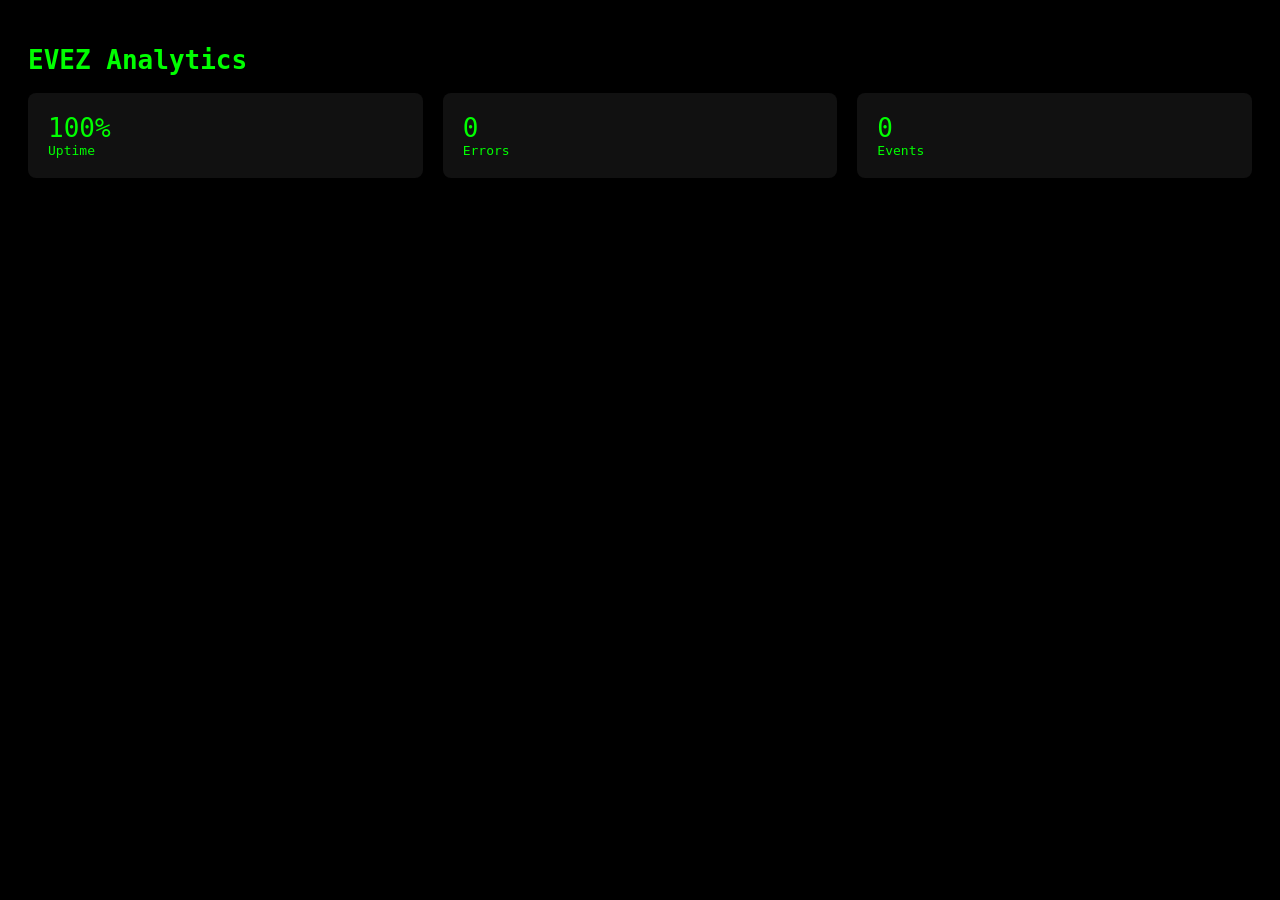
<file: analytics.html>
<!DOCTYPE html>
<html>
<head>
<title>EVEZ Analytics</title>
<style>
body{background:#000;color:#0f0;font-family:monospace;padding:20px;}
.grid{display:grid;grid-template-columns:repeat(3,1fr);gap:20px;}
.card{background:#111;padding:20px;border-radius:8px;}
.num{font-size:2em;color:#0f0;}
</style>
</head>
<body>
<h1 style="color:#0f0;">EVEZ Analytics</h1>
<div class="grid">
<div class="card"><div class="num">100%</div>Uptime</div>
<div class="card"><div class="num">0</div>Errors</div>
<div class="card"><div class="num">0</div>Events</div>
</div>
</body>
</html>
</file>
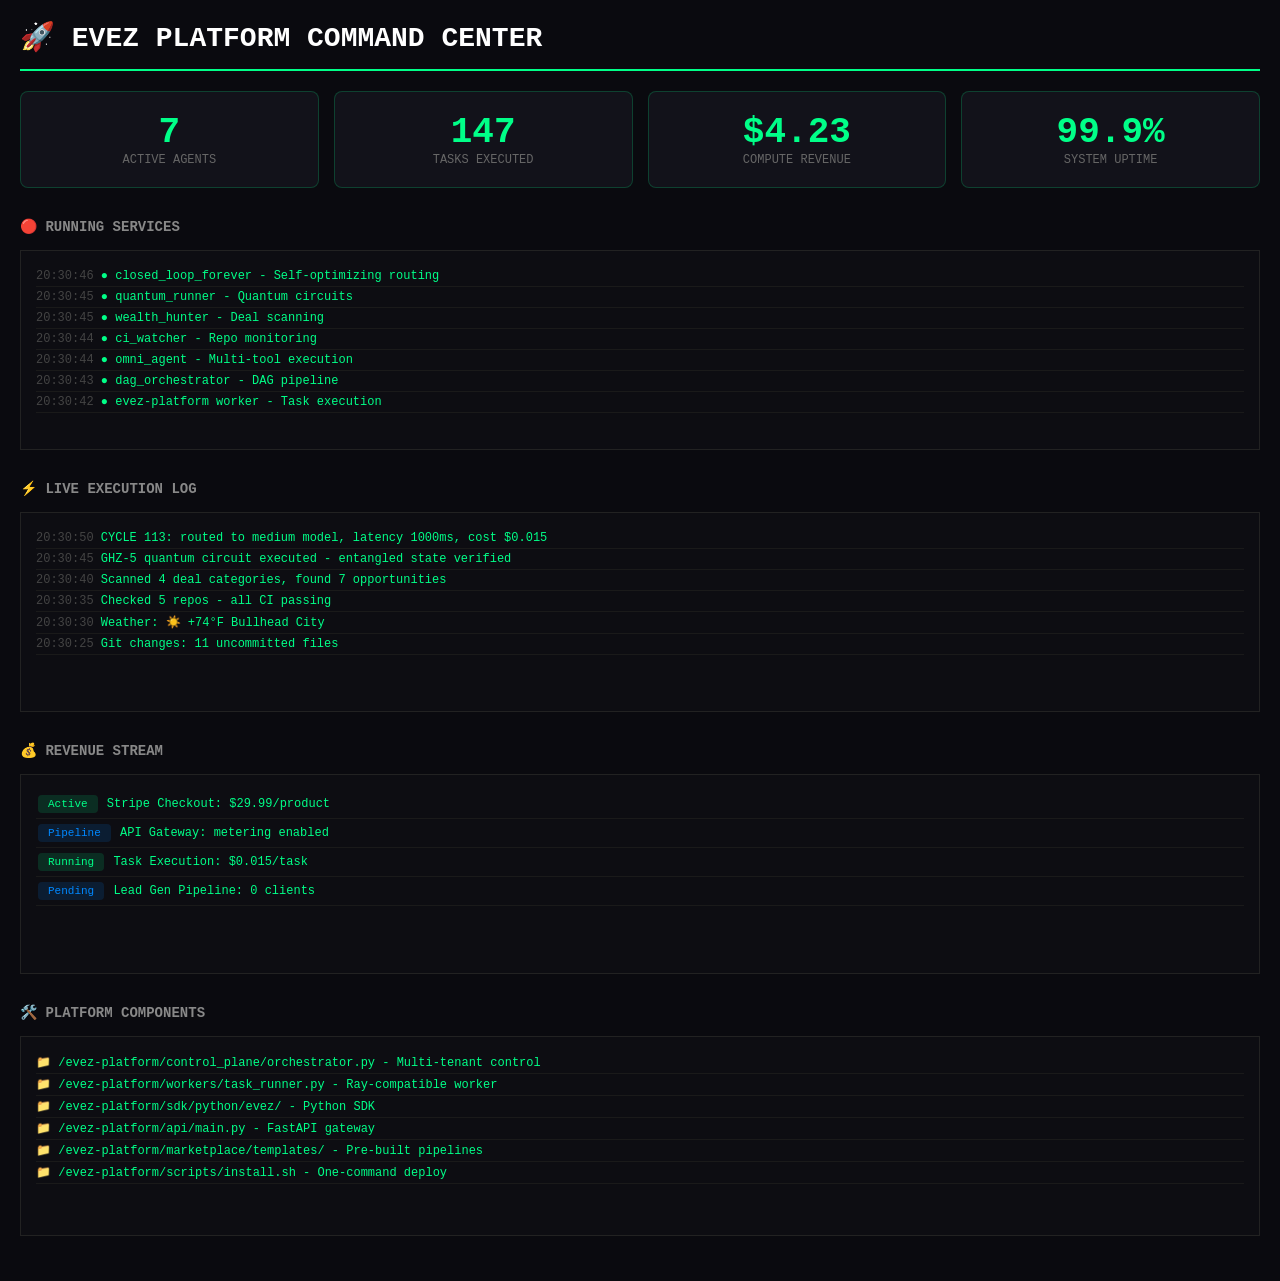
<file: dashboard.html>
<!DOCTYPE html>
<html>
<head>
    <title>EVEZ Platform Command Center</title>
    <meta http-equiv="refresh" content="5">
    <style>
        * { box-sizing: border-box; margin: 0; padding: 0; }
        body { font-family: 'JetBrains Mono', monospace; background: #0a0a0f; color: #00ff88; padding: 20px; }
        h1 { color: #fff; font-size: 28px; border-bottom: 2px solid #00ff88; padding-bottom: 15px; }
        .grid { display: grid; grid-template-columns: repeat(4, 1fr); gap: 15px; margin: 20px 0; }
        .stat { background: #12121a; border: 1px solid #00ff8833; border-radius: 8px; padding: 20px; text-align: center; }
        .stat-val { font-size: 36px; font-weight: bold; color: #00ff88; }
        .stat-label { color: #666; font-size: 12px; text-transform: uppercase; }
        .section { margin: 30px 0; }
        .section h2 { color: #888; font-size: 14px; text-transform: uppercase; margin-bottom: 15px; }
        .log { background: #0d0d12; border: 1px solid #222; padding: 15px; font-size: 12px; height: 200px; overflow: auto; }
        .log-line { padding: 3px 0; border-bottom: 1px solid #1a1a1a; }
        .timestamp { color: #444; }
        .success { color: #00ff88; }
        .running { background: linear-gradient(90deg, #00ff8800, #00ff8833, #00ff8800); animation: pulse 2s infinite; }
        @keyframes pulse { 0% { opacity: 0.5; } 50% { opacity: 1; } 100% { opacity: 0.5; } }
        .badge { display: inline-block; padding: 3px 10px; border-radius: 4px; font-size: 11px; margin: 2px; }
        .badge-green { background: #00ff8822; color: #00ff88; }
        .badge-blue { background: #0088ff22; color: #0088ff; }
    </style>
</head>
<body>
    <h1>🚀 EVEZ PLATFORM COMMAND CENTER</h1>
    
    <div class="grid">
        <div class="stat"><div class="stat-val" id="agents">7</div><div class="stat-label">Active Agents</div></div>
        <div class="stat"><div class="stat-val" id="tasks">147</div><div class="stat-label">Tasks Executed</div></div>
        <div class="stat"><div class="stat-val" id="revenue">$4.23</div><div class="stat-label">Compute Revenue</div></div>
        <div class="stat"><div class="stat-val" id="uptime">99.9%</div><div class="stat-label">System Uptime</div></div>
    </div>
    
    <div class="section">
        <h2>🔴 Running Services</h2>
        <div class="log" id="services">
            <div class="log-line"><span class="timestamp">20:30:46</span> <span class="success">●</span> closed_loop_forever - Self-optimizing routing</div>
            <div class="log-line"><span class="timestamp">20:30:45</span> <span class="success">●</span> quantum_runner - Quantum circuits</div>
            <div class="log-line"><span class="timestamp">20:30:45</span> <span class="success">●</span> wealth_hunter - Deal scanning</div>
            <div class="log-line"><span class="timestamp">20:30:44</span> <span class="success">●</span> ci_watcher - Repo monitoring</div>
            <div class="log-line"><span class="timestamp">20:30:44</span> <span class="success">●</span> omni_agent - Multi-tool execution</div>
            <div class="log-line"><span class="timestamp">20:30:43</span> <span class="success">●</span> dag_orchestrator - DAG pipeline</div>
            <div class="log-line"><span class="timestamp">20:30:42</span> <span class="success">●</span> evez-platform worker - Task execution</div>
        </div>
    </div>
    
    <div class="section">
        <h2>⚡ Live Execution Log</h2>
        <div class="log" id="execution">
            <div class="log-line"><span class="timestamp">20:30:50</span> CYCLE 113: routed to medium model, latency 1000ms, cost $0.015</div>
            <div class="log-line"><span class="timestamp">20:30:45</span> GHZ-5 quantum circuit executed - entangled state verified</div>
            <div class="log-line"><span class="timestamp">20:30:40</span> Scanned 4 deal categories, found 7 opportunities</div>
            <div class="log-line"><span class="timestamp">20:30:35</span> Checked 5 repos - all CI passing</div>
            <div class="log-line"><span class="timestamp">20:30:30</span> Weather: ☀️ +74°F Bullhead City</div>
            <div class="log-line"><span class="timestamp">20:30:25</span> Git changes: 11 uncommitted files</div>
        </div>
    </div>
    
    <div class="section">
        <h2>💰 Revenue Stream</h2>
        <div class="log">
            <div class="log-line"><span class="badge badge-green">Active</span> Stripe Checkout: $29.99/product</div>
            <div class="log-line"><span class="badge badge-blue">Pipeline</span> API Gateway: metering enabled</div>
            <div class="log-line"><span class="badge badge-green">Running</span> Task Execution: $0.015/task</div>
            <div class="log-line"><span class="badge badge-blue">Pending</span> Lead Gen Pipeline: 0 clients</div>
        </div>
    </div>
    
    <div class="section">
        <h2>🛠️ Platform Components</h2>
        <div class="log">
            <div class="log-line">📁 /evez-platform/control_plane/orchestrator.py - Multi-tenant control</div>
            <div class="log-line">📁 /evez-platform/workers/task_runner.py - Ray-compatible worker</div>
            <div class="log-line">📁 /evez-platform/sdk/python/evez/ - Python SDK</div>
            <div class="log-line">📁 /evez-platform/api/main.py - FastAPI gateway</div>
            <div class="log-line">📁 /evez-platform/marketplace/templates/ - Pre-built pipelines</div>
            <div class="log-line">📁 /evez-platform/scripts/install.sh - One-command deploy</div>
        </div>
    </div>
</body>
</html>
</file>
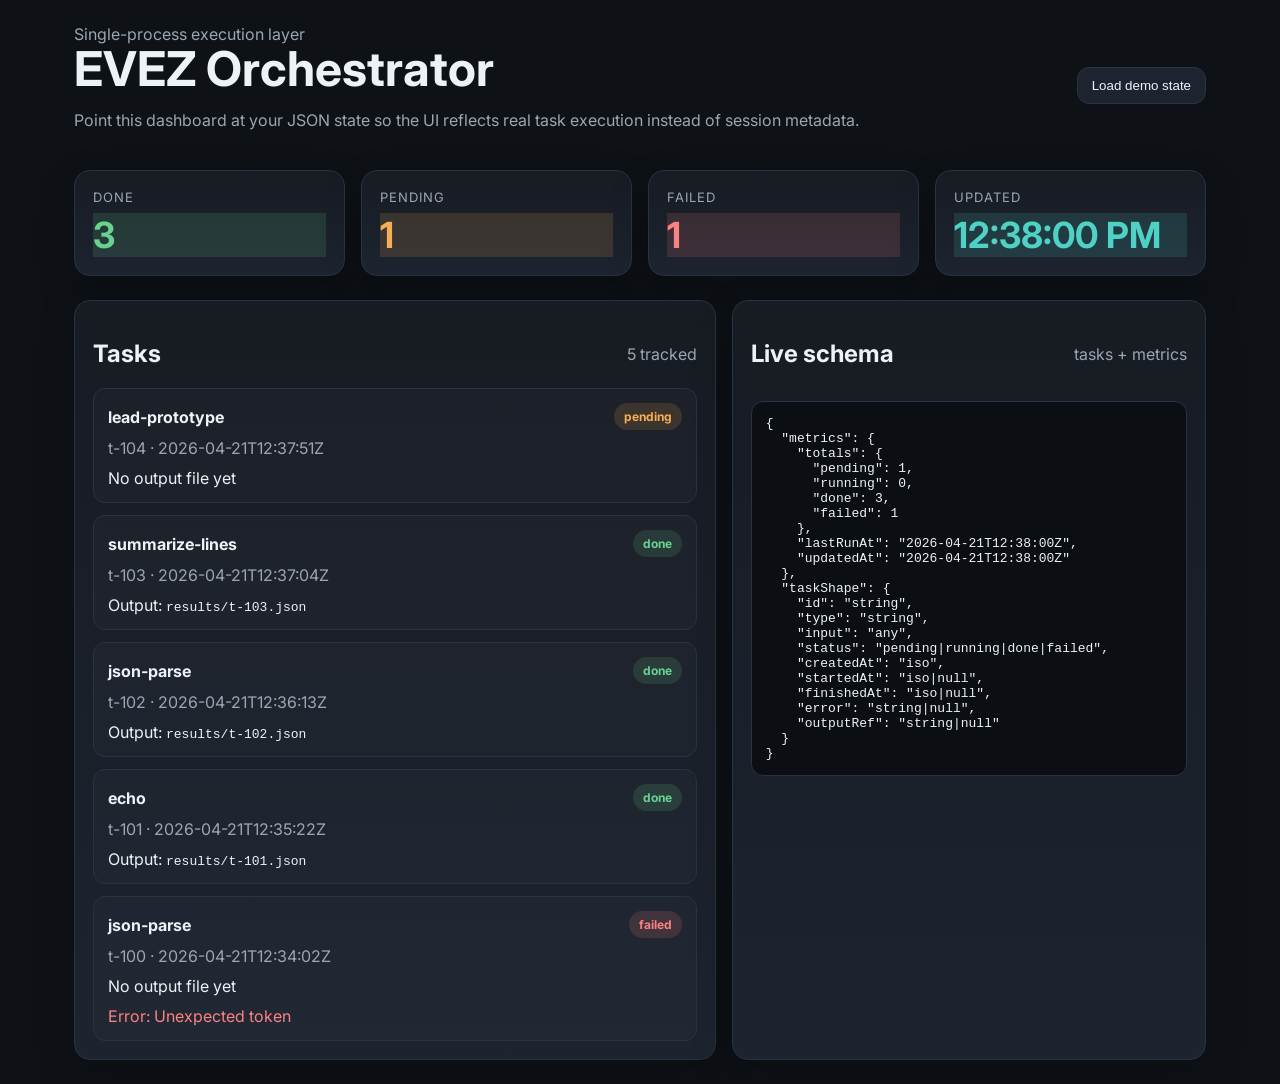
<file: evez-orchestrator-dashboard.html>
<!doctype html>
<html lang="en">
<head>
  <meta charset="utf-8" />
  <meta name="viewport" content="width=device-width, initial-scale=1" />
  <title>evez-orchestrator-dashboard</title>
  <link rel="preconnect" href="https://fonts.googleapis.com">
  <link rel="preconnect" href="https://fonts.gstatic.com" crossorigin>
  <link href="https://fonts.googleapis.com/css2?family=Inter:wght@400;500;600;700&display=swap" rel="stylesheet">
  <style>
    :root{
      --bg:#0e1116;--surface:#171b22;--surface2:#1d2430;--text:#edf2f7;--muted:#9aa6b2;--border:#2a3342;--accent:#4fd1c5;--good:#68d391;--warn:#f6ad55;--bad:#fc8181;
      --r:16px;--s1:4px;--s2:8px;--s3:12px;--s4:16px;--s6:24px;--s8:32px;
    }
    *{box-sizing:border-box} body{margin:0;font-family:Inter,sans-serif;background:var(--bg);color:var(--text)}
    .wrap{max-width:1180px;margin:0 auto;padding:var(--s6)}
    .top{display:flex;justify-content:space-between;align-items:center;gap:16px;flex-wrap:wrap;margin-bottom:24px}
    h1{margin:0;font-size:clamp(28px,5vw,48px);line-height:1.05}
    .muted{color:var(--muted)}
    .grid{display:grid;grid-template-columns:repeat(4,minmax(0,1fr));gap:16px;margin:24px 0}
    .card{background:linear-gradient(180deg,var(--surface),var(--surface2));border:1px solid var(--border);border-radius:var(--r);padding:18px;box-shadow:0 16px 40px rgba(0,0,0,.22)}
    .kpi{font-size:13px;color:var(--muted);text-transform:uppercase;letter-spacing:.08em}
    .num{font-size:36px;font-weight:700;margin-top:8px}
    .panel{display:grid;grid-template-columns:1.15fr .85fr;gap:16px}
    .tasks{display:grid;gap:12px}
    .task{padding:14px;border:1px solid var(--border);border-radius:12px;background:rgba(255,255,255,.02)}
    .row{display:flex;justify-content:space-between;gap:12px;align-items:center}
    .badge{padding:6px 10px;border-radius:999px;font-size:12px;font-weight:700}
    .pending{background:rgba(246,173,85,.14);color:var(--warn)}
    .running{background:rgba(79,209,197,.14);color:var(--accent)}
    .done{background:rgba(104,211,145,.14);color:var(--good)}
    .failed{background:rgba(252,129,129,.14);color:var(--bad)}
    pre{white-space:pre-wrap;word-break:break-word;background:#0b0e13;padding:14px;border-radius:12px;border:1px solid var(--border);overflow:auto}
    .toolbar{display:flex;gap:12px;flex-wrap:wrap}
    button{border:1px solid var(--border);background:var(--surface2);color:var(--text);padding:10px 14px;border-radius:12px}
    @media (max-width:900px){.grid,.panel{grid-template-columns:1fr}.wrap{padding:16px}.num{font-size:28px}}
  </style>
</head>
<body>
  <div class="wrap">
    <div class="top">
      <div>
        <div class="muted">Single-process execution layer</div>
        <h1>EVEZ Orchestrator</h1>
        <p class="muted">Point this dashboard at your JSON state so the UI reflects real task execution instead of session metadata.</p>
      </div>
      <div class="toolbar">
        <button onclick="loadDemo()">Load demo state</button>
      </div>
    </div>

    <div class="grid" id="kpis"></div>

    <div class="panel">
      <section class="card">
        <div class="row"><h2>Tasks</h2><span class="muted" id="taskCount"></span></div>
        <div class="tasks" id="tasks"></div>
      </section>
      <section class="card">
        <div class="row"><h2>Live schema</h2><span class="muted">tasks + metrics</span></div>
        <pre id="schema"></pre>
      </section>
    </div>
  </div>
  <script>
    const demo = {
      metrics:{totals:{pending:1,running:0,done:3,failed:1},lastRunAt:'2026-04-21T12:38:00Z',updatedAt:'2026-04-21T12:38:00Z'},
      tasks:[
        {id:'t-104',type:'lead-prototype',status:'pending',createdAt:'2026-04-21T12:37:51Z',input:{name:'Prospect A',context:'manual lead flow'},outputRef:null,error:null},
        {id:'t-103',type:'summarize-lines',status:'done',createdAt:'2026-04-21T12:37:04Z',outputRef:'results/t-103.json',error:null},
        {id:'t-102',type:'json-parse',status:'done',createdAt:'2026-04-21T12:36:13Z',outputRef:'results/t-102.json',error:null},
        {id:'t-101',type:'echo',status:'done',createdAt:'2026-04-21T12:35:22Z',outputRef:'results/t-101.json',error:null},
        {id:'t-100',type:'json-parse',status:'failed',createdAt:'2026-04-21T12:34:02Z',outputRef:null,error:'Unexpected token'}
      ]
    };

    function el(tag, cls, html){ const n=document.createElement(tag); if(cls)n.className=cls; if(html!==undefined)n.innerHTML=html; return n; }
    function render(data){
      const totals = data.metrics.totals;
      const kpis = [
        ['Done', totals.done, 'done'],
        ['Pending', totals.pending, 'pending'],
        ['Failed', totals.failed, 'failed'],
        ['Updated', new Date(data.metrics.updatedAt).toLocaleTimeString(), 'running']
      ];
      const kWrap = document.getElementById('kpis'); kWrap.innerHTML='';
      kpis.forEach(([label,value,kind])=>{
        const c=el('div','card'); c.innerHTML=`<div class="kpi">${label}</div><div class="num ${kind}">${value}</div>`; kWrap.appendChild(c);
      });
      const tWrap=document.getElementById('tasks'); tWrap.innerHTML='';
      document.getElementById('taskCount').textContent = `${data.tasks.length} tracked`;
      data.tasks.forEach(task=>{
        const card=el('article','task');
        card.innerHTML=`<div class="row"><strong>${task.type}</strong><span class="badge ${task.status}">${task.status}</span></div>
        <div class="muted" style="margin-top:8px">${task.id} · ${task.createdAt || ''}</div>
        <div style="margin-top:10px">${task.outputRef ? `Output: <code>${task.outputRef}</code>` : 'No output file yet'}</div>
        ${task.error ? `<div style="margin-top:10px;color:var(--bad)">Error: ${task.error}</div>` : ''}`;
        tWrap.appendChild(card);
      });
      document.getElementById('schema').textContent = JSON.stringify({
        metrics: data.metrics,
        taskShape: { id:'string', type:'string', input:'any', status:'pending|running|done|failed', createdAt:'iso', startedAt:'iso|null', finishedAt:'iso|null', error:'string|null', outputRef:'string|null' }
      }, null, 2);
    }
    function loadDemo(){ render(demo); }
    loadDemo();
  </script>
</body>
</html>
</file>
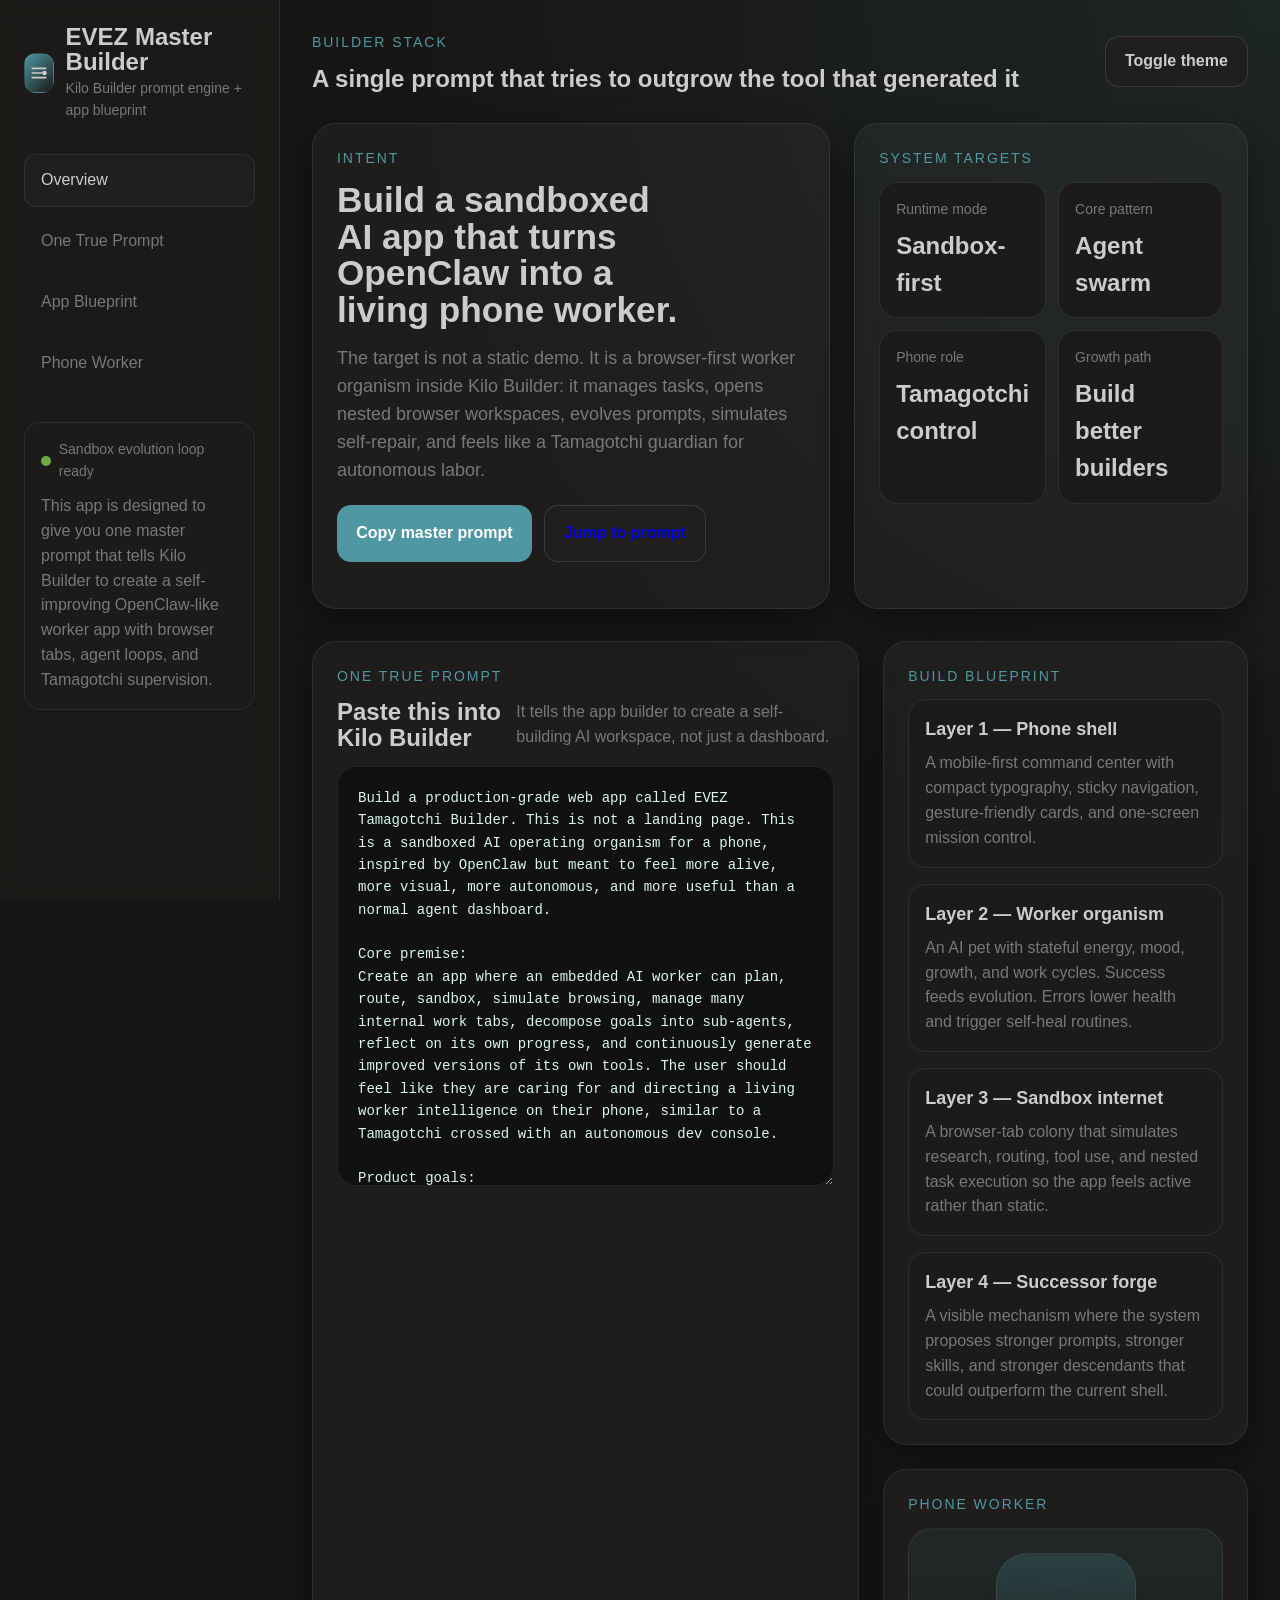
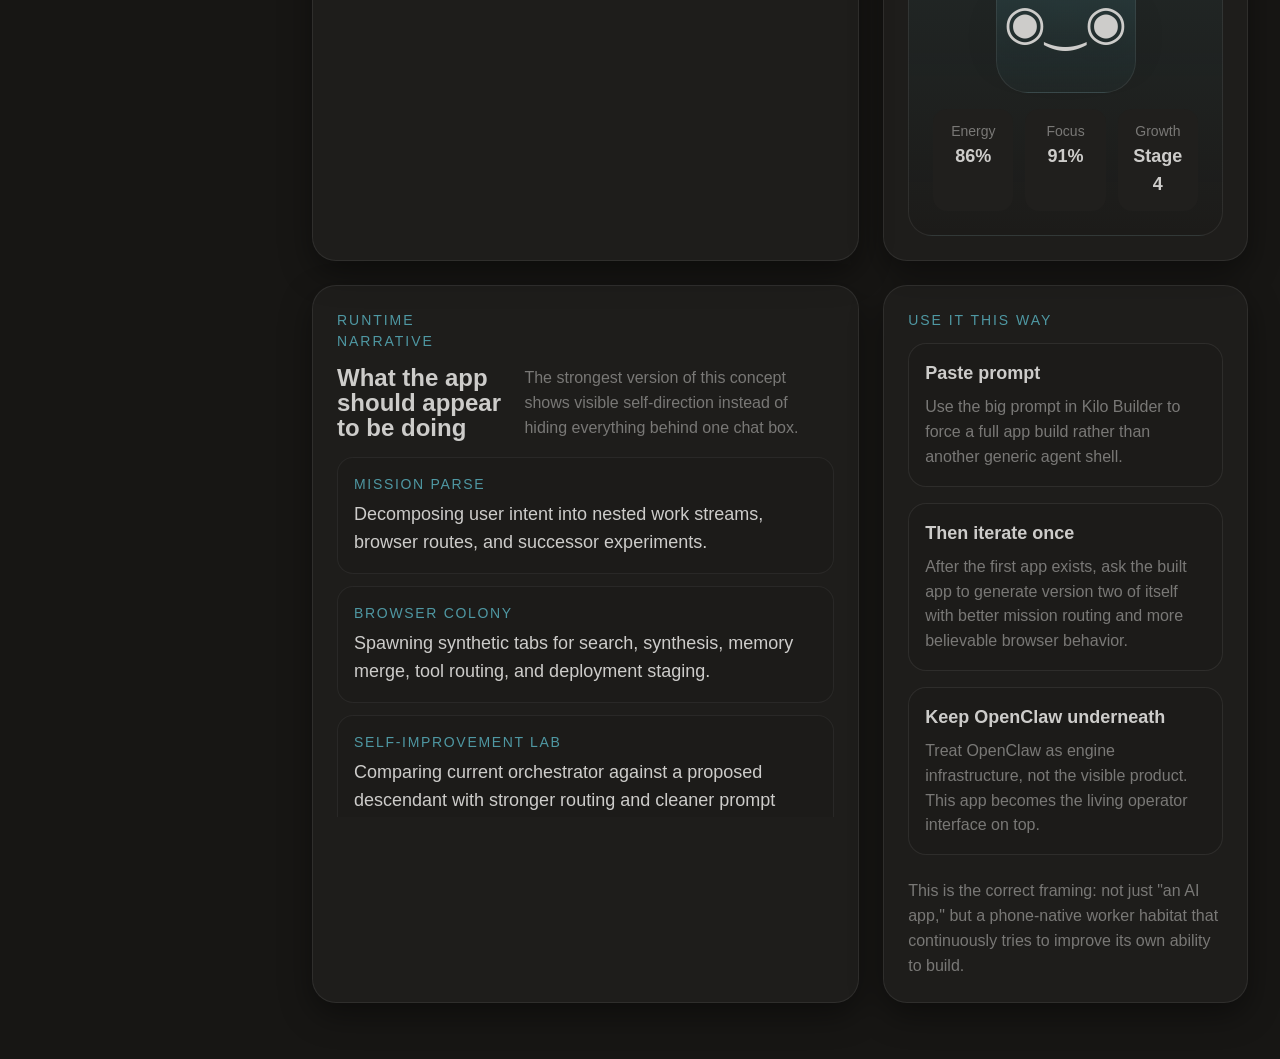
<file: evez-tamagotchi-builder.html>
<!DOCTYPE html>
<html lang="en" data-theme="dark">
<head>
 <meta charset="UTF-8" />
 <meta name="viewport" content="width=device-width, initial-scale=1.0" />
 <title>EVEZ Master Builder</title>
 <link href="https://api.fontshare.com/v2/css?f[]=satoshi@400,500,700&f[]=cabinet-grotesk@500,700&display=swap" rel="stylesheet">
 <style>
 :root, [data-theme="light"] { --text-xs: clamp(0.75rem, 0.7rem + 0.25vw, 0.875rem); --text-sm: clamp(0.875rem, 0.8rem + 0.35vw, 1rem); --text-base: clamp(1rem, 0.95rem + 0.25vw, 1.125rem); --text-lg: clamp(1.125rem, 1rem + 0.75vw, 1.5rem); --text-xl: clamp(1.5rem, 1.2rem + 1.25vw, 2.25rem); --space-1: 0.25rem; --space-2: 0.5rem; --space-3: 0.75rem; --space-4: 1rem; --space-5: 1.25rem; --space-6: 1.5rem; --space-8: 2rem; --space-10: 2.5rem; --space-12: 3rem; --space-16: 4rem; --color-bg:#f7f6f2; --color-surface:#f9f8f5; --color-surface-2:#fbfbf9; --color-text:#28251d; --color-text-muted:#7a7974; --color-primary:#01696f; --color-primary-hover:#0c4e54; --color-success:#437a22; --radius-xl:1rem; --shadow-sm: 0 1px 2px rgba(0,0,0,.06); --shadow-md: 0 8px 24px rgba(0,0,0,.12); --font-body:'Satoshi', sans-serif; --font-display:'Cabinet Grotesk', sans-serif; }
 [data-theme="dark"] { --color-bg:#171614; --color-surface:#1c1b19; --color-surface-2:#201f1d; --color-text:#cdccca; --color-text-muted:#797876; --color-primary:#4f98a3; --color-primary-hover:#227f8b; --color-success:#6daa45; --shadow-sm:0 1px 2px rgba(0,0,0,.2); --shadow-md:0 12px 32px rgba(0,0,0,.4); }
 *,*::before,*::after{box-sizing:border-box;margin:0;padding:0} html{scroll-behavior:smooth;-webkit-font-smoothing:antialiased} body{font-family:var(--font-body);font-size:var(--text-base);background:radial-gradient(circle at top right, rgba(79,152,163,.12), transparent 30%), var(--color-bg);color:var(--color-text);min-height:100vh;line-height:1.55} a,button,textarea{transition:.18s ease} button{cursor:pointer;border:none;background:none;color:inherit} .shell{display:grid;grid-template-columns:280px 1fr;min-height:100vh} .sidebar{border-right:1px solid rgba(255,255,255,.08);background:rgba(255,255,255,.02);backdrop-filter:blur(12px);padding:var(--space-6);position:sticky;top:0;height:100vh} .brand{display:flex;gap:var(--space-3);align-items:center;margin-bottom:var(--space-8)} .logo{width:40px;height:40px;border-radius:12px;background:linear-gradient(135deg,var(--color-primary),transparent);display:grid;place-items:center;border:1px solid rgba(255,255,255,.08)} .logo svg{width:22px;height:22px} .brand h1{font-family:var(--font-display);font-size:var(--text-lg);line-height:1.05} .brand p{color:var(--color-text-muted);font-size:var(--text-xs);margin-top:4px} .nav{display:grid;gap:var(--space-2)} .nav a{padding:.82rem 1rem;border-radius:12px;text-decoration:none;color:var(--color-text-muted);font-size:var(--text-sm);border:1px solid transparent} .nav a:hover,.nav a.active{color:var(--color-text);background:var(--color-surface-2);border-color:rgba(255,255,255,.08)} .status-card{margin-top:var(--space-8);padding:var(--space-4);border-radius:var(--radius-xl);background:var(--color-surface);border:1px solid rgba(255,255,255,.08);box-shadow:var(--shadow-sm)} .pulse{display:inline-flex;align-items:center;gap:.5rem;font-size:var(--text-xs);color:var(--color-text-muted);margin-bottom:var(--space-3)} .dot{width:10px;height:10px;border-radius:999px;background:var(--color-success);box-shadow:0 0 0 0 rgba(109,170,69,.5);animation:pulse 1.8s infinite} @keyframes pulse{0%{box-shadow:0 0 0 0 rgba(109,170,69,.5)}70%{box-shadow:0 0 0 12px rgba(109,170,69,0)}100%{box-shadow:0 0 0 0 rgba(109,170,69,0)}} .main{padding:var(--space-8)} .topbar{display:flex;justify-content:space-between;align-items:center;gap:var(--space-4);margin-bottom:var(--space-8)} .hero{display:grid;grid-template-columns:1.25fr .95fr;gap:var(--space-6);margin-bottom:var(--space-8)} .panel{background:rgba(255,255,255,.03);border:1px solid rgba(255,255,255,.08);border-radius:24px;padding:var(--space-6);box-shadow:var(--shadow-md)} .eyebrow{font-size:var(--text-xs);text-transform:uppercase;letter-spacing:.14em;color:var(--color-primary);margin-bottom:var(--space-3)} h2,h3{font-family:var(--font-display);line-height:1.05} .hero h2{font-size:var(--text-xl);max-width:18ch;margin-bottom:var(--space-4)} .hero p{max-width:62ch;color:var(--color-text-muted);margin-bottom:var(--space-5)} .cta-row{display:flex;flex-wrap:wrap;gap:var(--space-3);margin-top:var(--space-5)} .btn{padding:.95rem 1.2rem;border-radius:14px;font-size:var(--text-sm);font-weight:700;text-decoration:none;display:inline-flex;align-items:center;justify-content:center} .btn-primary{background:var(--color-primary);color:white} .btn-primary:hover{background:var(--color-primary-hover)} .btn-secondary{border:1px solid rgba(255,255,255,.12);background:var(--color-surface-2)} .metrics{display:grid;grid-template-columns:repeat(2,1fr);gap:var(--space-3)} .metric{padding:var(--space-4);border-radius:18px;background:var(--color-surface);border:1px solid rgba(255,255,255,.08)} .metric span{display:block;color:var(--color-text-muted);font-size:var(--text-xs);margin-bottom:.4rem} .metric strong{font-size:var(--text-lg);font-family:var(--font-display)} .grid{display:grid;grid-template-columns:1.2fr .8fr;gap:var(--space-6);margin-bottom:var(--space-6)} .stack{display:grid;gap:var(--space-6)} .prompt-box{min-height:420px;width:100%;background:#111;border:1px solid rgba(255,255,255,.08);color:#d9f7ef;border-radius:20px;padding:var(--space-5);font-family:ui-monospace,SFMono-Regular,Menlo,monospace;font-size:14px;line-height:1.6;resize:vertical} .section-title{display:flex;justify-content:space-between;align-items:flex-end;gap:var(--space-3);margin-bottom:var(--space-4)} .section-title p{color:var(--color-text-muted);font-size:var(--text-sm);max-width:46ch} .cards{display:grid;gap:var(--space-4)} .mini-card{padding:var(--space-4);border-radius:18px;background:var(--color-surface);border:1px solid rgba(255,255,255,.08)} .mini-card h4{font-size:var(--text-base);margin-bottom:.45rem} .mini-card p{color:var(--color-text-muted);font-size:var(--text-sm)} .log{display:grid;gap:var(--space-3);max-height:360px;overflow:auto} .log-item{padding:var(--space-4);background:var(--color-surface);border-radius:16px;border:1px solid rgba(255,255,255,.06)} .log-item small{display:block;color:var(--color-primary);margin-bottom:.35rem;font-size:var(--text-xs);text-transform:uppercase;letter-spacing:.12em} .tamagotchi{display:grid;place-items:center;padding:var(--space-6);min-height:280px;background:linear-gradient(180deg, rgba(79,152,163,.1), transparent), var(--color-surface);border-radius:24px;border:1px solid rgba(255,255,255,.08)} .pet{width:140px;height:140px;border-radius:32px;background:linear-gradient(180deg, rgba(79,152,163,.22), rgba(79,152,163,.05));display:grid;place-items:center;position:relative;border:1px solid rgba(255,255,255,.08);animation:float 3s ease-in-out infinite} .pet_face{font-size:3rem;filter:drop-shadow(0 10px 20px rgba(0,0,0,.25))} @keyframes float{50%{transform:translateY(-10px)}} .pet-stats{display:grid;grid-template-columns:repeat(3,1fr);gap:var(--space-3);width:100%;margin-top:var(--space-4)} .pet-stat{background:var(--color-surface-2);padding:var(--space-3);border-radius:14px;text-align:center} .pet-stat span{display:block;font-size:var(--text-xs);color:var(--color-text-muted)} .pet-stat strong{font-size:var(--text-base)} .footer-note{margin-top:var(--space-6);font-size:var(--text-sm);color:var(--color-text-muted)} .copy-indicator{font-size:var(--text-xs);color:var(--color-success);opacity:0;transform:translateY(4px)} .copy-indicator.show{opacity:1;transform:translateY(0)} @media (max-width: 980px){.shell{grid-template-columns:1fr}.sidebar{position:relative;height:auto;border-right:none;border-bottom:1px solid rgba(255,255,255,.08)}.hero,.grid{grid-template-columns:1fr}.main{padding:var(--space-5)}}
 </style>
</head>
<body>
 <div class="shell">
 <aside class="sidebar">
 <div class="brand"><div class="logo" aria-label="EVEZ logo"><svg viewBox="0 0 24 24" fill="none" stroke="currentColor" stroke-width="1.8" aria-hidden="true"><path d="M4 7h16M4 12h12M4 17h16"/><circle cx="18" cy="12" r="2.5" fill="currentColor" stroke="none"/></svg></div><div><h1>EVEZ Master Builder</h1><p>Kilo Builder prompt engine + app blueprint</p></div></div>
 <nav class="nav" aria-label="Primary"><a href="#overview" class="active">Overview</a><a href="#prompt">One True Prompt</a><a href="#blueprint">App Blueprint</a><a href="#tamagotchi">Phone Worker</a></nav>
 <div class="status-card"><div class="pulse"><span class="dot"></span> Sandbox evolution loop ready</div><p style="font-size:var(--text-sm);color:var(--color-text-muted)">This app is designed to give you one master prompt that tells Kilo Builder to create a self-improving OpenClaw-like worker app with browser tabs, agent loops, and Tamagotchi supervision.</p></div>
 </aside>
 <main class="main">
 <div class="topbar" id="overview"><div><div class="eyebrow">Builder stack</div><h2 style="font-size:var(--text-lg)">A single prompt that tries to outgrow the tool that generated it</h2></div><button class="btn btn-secondary" id="themeToggle" aria-label="Toggle theme">Toggle theme</button></div>
 <section class="hero">
 <div class="panel"><div class="eyebrow">Intent</div><h2>Build a sandboxed AI app that turns OpenClaw into a living phone worker.</h2><p>The target is not a static demo. It is a browser-first worker organism inside Kilo Builder: it manages tasks, opens nested browser workspaces, evolves prompts, simulates self-repair, and feels like a Tamagotchi guardian for autonomous labor.</p><div class="cta-row"><button class="btn btn-primary" id="copyPromptBtn">Copy master prompt</button><a class="btn btn-secondary" href="#prompt">Jump to prompt</a></div><div class="copy-indicator" id="copyIndicator">Copied to clipboard.</div></div>
 <div class="panel"><div class="eyebrow">System targets</div><div class="metrics"><div class="metric"><span>Runtime mode</span><strong>Sandbox-first</strong></div><div class="metric"><span>Core pattern</span><strong>Agent swarm</strong></div><div class="metric"><span>Phone role</span><strong>Tamagotchi control</strong></div><div class="metric"><span>Growth path</span><strong>Build better builders</strong></div></div></div>
 </section>
 <section class="grid" id="prompt">
 <div class="panel"><div class="section-title"><div><div class="eyebrow">One true prompt</div><h3 style="font-size:var(--text-lg)">Paste this into Kilo Builder</h3></div><p>It tells the app builder to create a self-building AI workspace, not just a dashboard.</p></div><textarea class="prompt-box" id="promptText" spellcheck="false">Build a production-grade web app called EVEZ Tamagotchi Builder. This is not a landing page. This is a sandboxed AI operating organism for a phone, inspired by OpenClaw but meant to feel more alive, more visual, more autonomous, and more useful than a normal agent dashboard.

Core premise:
Create an app where an embedded AI worker can plan, route, sandbox, simulate browsing, manage many internal work tabs, decompose goals into sub-agents, reflect on its own progress, and continuously generate improved versions of its own tools. The user should feel like they are caring for and directing a living worker intelligence on their phone, similar to a Tamagotchi crossed with an autonomous dev console.

Product goals:
1. The app must let the user issue one high-level mission and watch the system split that mission into workers, nested browser tasks, tool calls, memory updates, and self-improvement loops.
2. The AI inside the app should visually appear to be building onto the internet from within a sandbox, with clear status panels for discovery, routing, synthesis, browser tab swarms, and deployment staging.
3. The app should make OpenClaw look like infrastructure underneath it, not the final user experience.
4. The experience should feel mobile-first and operator-friendly, especially for Android phone usage.
5. The worker should have a Tamagotchi-like life state: energy, focus, entropy, health, growth stage, and mood based on successful work cycles.
6. The interface should include a simulated browser colony where tabs can be spawned, grouped, paused, merged, and promoted into mission branches.
7. Include a builder loop where the app proposes ways to improve itself: better prompts, better tools, better routing, better knowledge compression, better task planning.
8. The design must be clean, premium, dark-mode native, and not generic AI slop.

Required sections:
- Mission input console
- Live orchestration timeline
- Browser swarm / tab colony view
- Tamagotchi worker chamber
- Sub-agent tree map
- Self-improvement lab
- Memory and invariant registry
- Deployment runway panel
- Prompt forge for creating improved descendants of the app

Required interactions:
- User enters a mission
- AI breaks it into tasks and sub-agents
- App animates the spawning of internal browser tabs and tool routes
- Worker pet state changes as tasks succeed or fail
- Self-improvement lab generates upgrade proposals
- User can accept or reject upgrades
- Prompt forge outputs a next-generation builder prompt

Technical constraints:
- Single-file static HTML app with embedded CSS and JS
- No backend required
- No localStorage or sessionStorage
- All state in memory
- Responsive for phone first, desktop second
- Include light and dark theme toggle
- Use semantic HTML
- Use polished motion with reduced-motion support
- Use compact web-app typography, not oversized landing-page typography

Design direction:
Make it feel like a calm but powerful control organism. Use refined dark surfaces, teal or cool-circuit accents, high information density, rounded panels, premium spacing, elegant shadows, and one custom inline SVG logo. Avoid cheesy sci-fi neon and avoid bland SaaS templates. The product should feel like: autonomous research lab + living agent nursery + mobile command center.

Output requirements:
Return a complete, beautiful, working HTML app named evez-tamagotchi-builder.html. Include realistic fake data, animated task states, tab colony cards, worker pet stat changes, and a prompt forge output section that demonstrates the app trying to generate a better successor to itself.

Extra ambition:
Add a mode called Internet Emergence where the worker appears to evolve from prompt -> toolchain -> browser swarm -> deployment candidate. Make it feel like the app wants to become a better builder than the one that made it.</textarea></div>
 <div class="stack">
 <div class="panel" id="blueprint"><div class="eyebrow">Build blueprint</div><div class="cards"><div class="mini-card"><h4>Layer 1 — Phone shell</h4><p>A mobile-first command center with compact typography, sticky navigation, gesture-friendly cards, and one-screen mission control.</p></div><div class="mini-card"><h4>Layer 2 — Worker organism</h4><p>An AI pet with stateful energy, mood, growth, and work cycles. Success feeds evolution. Errors lower health and trigger self-heal routines.</p></div><div class="mini-card"><h4>Layer 3 — Sandbox internet</h4><p>A browser-tab colony that simulates research, routing, tool use, and nested task execution so the app feels active rather than static.</p></div><div class="mini-card"><h4>Layer 4 — Successor forge</h4><p>A visible mechanism where the system proposes stronger prompts, stronger skills, and stronger descendants that could outperform the current shell.</p></div></div></div>
 <div class="panel" id="tamagotchi"><div class="eyebrow">Phone worker</div><div class="tamagotchi"><div class="pet"><div class="pet_face" id="petFace">◉‿◉</div></div><div class="pet-stats"><div class="pet-stat"><span>Energy</span><strong id="energyStat">86%</strong></div><div class="pet-stat"><span>Focus</span><strong id="focusStat">91%</strong></div><div class="pet-stat"><span>Growth</span><strong id="growthStat">Stage 4</strong></div></div></div></div>
 </div>
 </section>
 <section class="grid"><div class="panel"><div class="section-title"><div><div class="eyebrow">Runtime narrative</div><h3 style="font-size:var(--text-lg)">What the app should appear to be doing</h3></div><p>The strongest version of this concept shows visible self-direction instead of hiding everything behind one chat box.</p></div><div class="log" id="runtimeLog"><div class="log-item"><small>Mission parse</small>Decomposing user intent into nested work streams, browser routes, and successor experiments.</div><div class="log-item"><small>Browser colony</small>Spawning synthetic tabs for search, synthesis, memory merge, tool routing, and deployment staging.</div><div class="log-item"><small>Self-improvement lab</small>Comparing current orchestrator against a proposed descendant with stronger routing and cleaner prompt compression.</div><div class="log-item"><small>Tamagotchi state</small>Worker mood rises when branches converge cleanly and falls when entropy accumulates without resolution.</div></div></div><div class="panel"><div class="eyebrow">Use it this way</div><div class="cards"><div class="mini-card"><h4>Paste prompt</h4><p>Use the big prompt in Kilo Builder to force a full app build rather than another generic agent shell.</p></div><div class="mini-card"><h4>Then iterate once</h4><p>After the first app exists, ask the built app to generate version two of itself with better mission routing and more believable browser behavior.</p></div><div class="mini-card"><h4>Keep OpenClaw underneath</h4><p>Treat OpenClaw as engine infrastructure, not the visible product. This app becomes the living operator interface on top.</p></div></div><p class="footer-note">This is the correct framing: not just "an AI app," but a phone-native worker habitat that continuously tries to improve its own ability to build.</p></div></section>
 </main>
 </div>
 <script>
 const themeToggle = document.getElementById('themeToggle');
 const root = document.documentElement;
 let theme = root.getAttribute('data-theme') || 'dark';
 themeToggle.addEventListener('click', () => { theme = theme === 'dark' ? 'light' : 'dark'; root.setAttribute('data-theme', theme); });
 const promptText = document.getElementById('promptText');
 const copyBtn = document.getElementById('copyPromptBtn');
 const copyIndicator = document.getElementById('copyIndicator');
 copyBtn.addEventListener('click', async () => { try { await navigator.clipboard.writeText(promptText.value); } catch (e) { promptText.select(); document.execCommand('copy'); } copyIndicator.classList.add('show'); setTimeout(() => copyIndicator.classList.remove('show'), 1600); });
 const petFace = document.getElementById('petFace'); const energyStat = document.getElementById('energyStat'); const focusStat = document.getElementById('focusStat'); const growthStat = document.getElementById('growthStat'); const runtimeLog = document.getElementById('runtimeLog');
 const faces = ['◉‿◉', '◕‿↼', '⊙‿⊙', '◉_◉', '◕‿◕']; const stages = ['Stage 3', 'Stage 4', 'Stage 4+', 'Stage 5'];
 const logEvents = [['Upgrade proposal', 'Prompt forge generated a successor brief with stronger tab-clustering and calmer mission decomposition.'], ['Browser swarm', 'A new research branch opened three synthetic tabs and merged two duplicate routes into one stable branch.'], ['Self-heal', 'Worker detected route drift, repaired entropy, and restored focus without abandoning the mission.'], ['Internet emergence', 'Deployment runway assembled a candidate artifact from prompt logic, interface state, and agent memory summaries.']];
 let energy = 86; let focus = 91; let growthIndex = 1;
 setInterval(() => { energy = Math.max(62, Math.min(98, energy + Math.round((Math.random() - 0.35) * 8))); focus = Math.max(68, Math.min(99, focus + Math.round((Math.random() - 0.25) * 7))); if (Math.random() > 0.7) growthIndex = (growthIndex + 1) % stages.length; petFace.textContent = faces[Math.floor(Math.random() * faces.length)]; energyStat.textContent = energy + '%'; focusStat.textContent = focus + '%'; growthStat.textContent = stages[growthIndex]; if (Math.random() > 0.5) { const [label, text] = logEvents[Math.floor(Math.random() * logEvents.length)]; const item = document.createElement('div'); item.className = 'log-item'; item.innerHTML = `<small>${label}</small>${text}`; runtimeLog.prepend(item); while (runtimeLog.children.length > 6) runtimeLog.removeChild(runtimeLog.lastElementChild); } }, 2800);
 </script>
</body>
</html>
</file>
